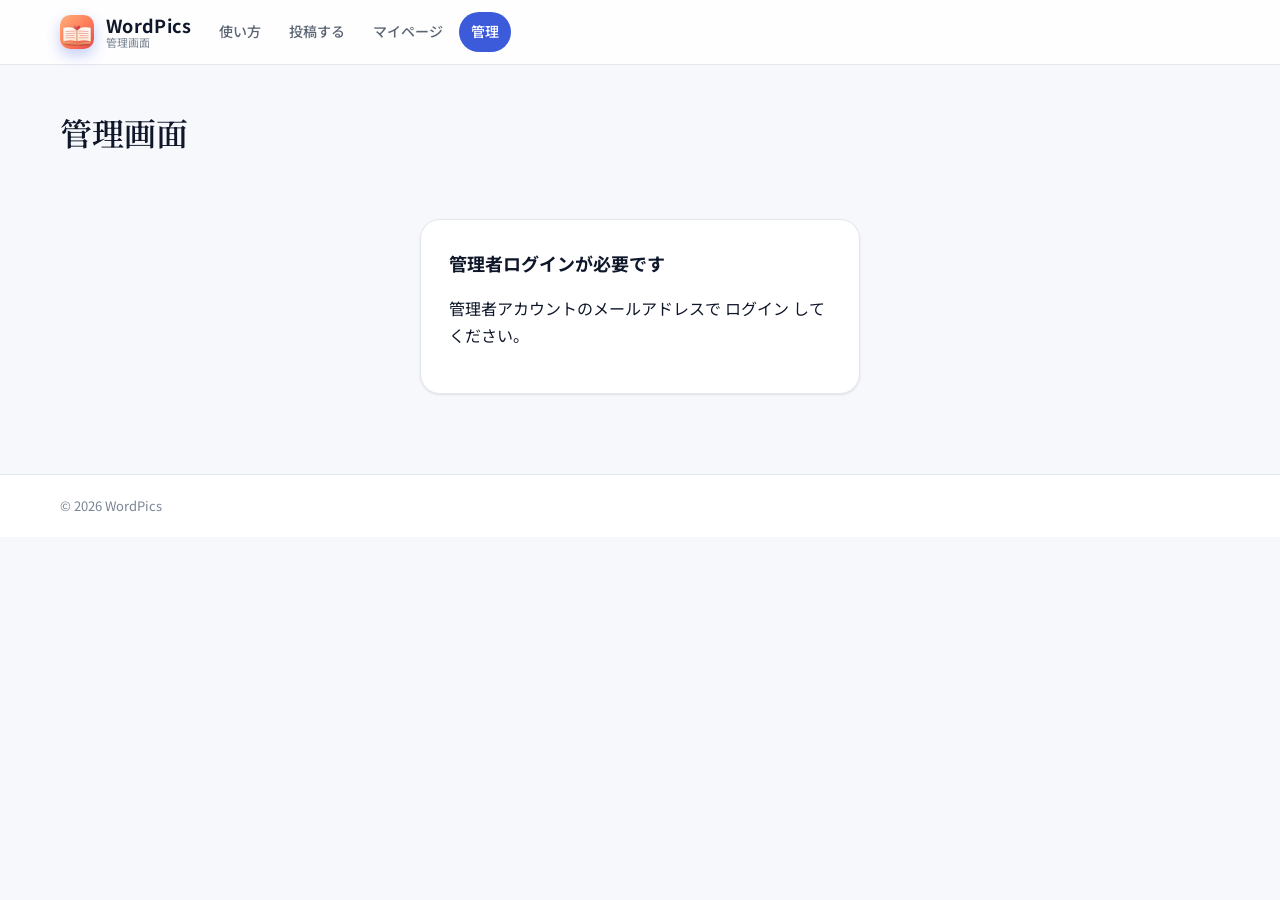
<file: admin.html>
<!doctype html>
<html lang="ja">
<head>
  <meta charset="utf-8" />
  <meta name="viewport" content="width=device-width, initial-scale=1" />
  <meta name="theme-color" content="#3b5bdb" />
  <title>管理画面 — WordPics</title>
  <link rel="icon" type="image/svg+xml" sizes="any" href="assets/favicon.svg" />
  <link rel="preconnect" href="https://fonts.googleapis.com" />
  <link rel="preconnect" href="https://fonts.gstatic.com" crossorigin />
  <link rel="stylesheet"
    href="https://fonts.googleapis.com/css2?family=Noto+Sans+JP:wght@400;500;700&family=Noto+Serif+JP:wght@400;600&display=swap" />
  <link rel="stylesheet" href="styles.css?v=20260423-5" />
</head>
<body>
  <header class="site-header">
    <div class="container header-inner">
      <a href="./" class="brand" aria-label="WordPics ホーム">
        <span class="brand-mark" aria-hidden="true"></span>
        <span class="brand-text">
          <span class="brand-title">WordPics</span>
          <span class="brand-sub">管理画面</span>
        </span>
      </a>
      <nav id="mainNavigation" class="header-nav" aria-label="メイン">
        <a class="nav-link" href="how-to-use.html">使い方</a>
        <a class="nav-link" href="submit.html">投稿する</a>
        <a class="nav-link" href="me.html">マイページ</a>
        <a class="nav-link nav-link--accent" href="admin.html">管理</a>
      </nav>
      <button
        id="menuToggle"
        class="menu-toggle"
        type="button"
        aria-expanded="false"
        aria-controls="mainNavigation"
        aria-label="メニューを開く"
      >
        <svg viewBox="0 0 24 24" aria-hidden="true">
          <path
            fill="none"
            stroke="currentColor"
            stroke-width="2"
            stroke-linecap="round"
            stroke-linejoin="round"
            d="M3 6h18M3 12h18M3 18h18"
          />
        </svg>
      </button>
    </div>
  </header>

  <main class="page">
    <div class="container">
      <h1>管理画面</h1>

      <div id="loginRequired" class="page-section auth-box" hidden>
        <h2 style="margin-top:0">管理者ログインが必要です</h2>
        <p>管理者アカウントのメールアドレスで <a href="submit.html">ログイン</a> してください。</p>
      </div>

      <div id="adminPanel" hidden>
        <div class="tabs">
          <button class="tab is-active" data-tab="submissions">
            投稿 <span id="subCount" class="tab-count">0</span>
          </button>
          <button class="tab" data-tab="reports">
            誤字報告 <span id="repCount" class="tab-count">0</span>
          </button>
        </div>

        <!-- Submissions tab -->
        <section id="tabSubmissions" class="tab-panel">
          <div class="chips" data-filter="status" role="group" style="margin-bottom: 16px">
            <button type="button" class="chip" data-value="approved">公開中</button>
            <button type="button" class="chip is-active" data-value="pending">承認待ち</button>
            <button type="button" class="chip" data-value="rejected">却下</button>
            <button type="button" class="chip" data-value="unpublished">非公開</button>
            <button type="button" class="chip" data-value="all">すべて</button>
          </div>
          <div id="subsList" class="adminlist"></div>
          <p id="subsEmpty" class="lead" hidden>対象の投稿はありません。</p>
        </section>

        <!-- Reports tab -->
        <section id="tabReports" class="tab-panel" hidden>
          <div class="chips" data-filter="rstatus" role="group" style="margin-bottom: 16px">
            <button type="button" class="chip is-active" data-value="open">未対応</button>
            <button type="button" class="chip" data-value="resolved">対応済</button>
            <button type="button" class="chip" data-value="dismissed">却下</button>
            <button type="button" class="chip" data-value="all">すべて</button>
          </div>
          <div id="repList" class="adminlist"></div>
          <p id="repEmpty" class="lead" hidden>該当する報告はありません。</p>
        </section>
      </div>
    </div>
  </main>

  <div id="editModal" class="modal" hidden aria-hidden="true" role="dialog" aria-modal="true" aria-labelledby="editModalTitle">
    <div class="modal-backdrop" data-edit-close="1"></div>
    <div class="modal-dialog admin-edit-modal-dialog" role="document">
      <button class="modal-close" type="button" aria-label="閉じる" data-edit-close="1">
        <svg viewBox="0 0 24 24" aria-hidden="true">
          <path fill="none" stroke="currentColor" stroke-width="2" stroke-linecap="round" d="M6 6l12 12M18 6L6 18"/>
        </svg>
      </button>
      <div class="admin-edit-modal-body">
        <h2 id="editModalTitle" style="margin-top:0">投稿プロパティ編集</h2>
        <p class="form-help" style="margin-top:-6px">保存すると DB と data/pics.json が同期更新されます。</p>

        <form id="editForm" class="form-grid" novalidate>
          <input type="hidden" id="editSubmissionId" />
          <div class="form-row form-row--triple">
            <div class="form-row">
              <label for="editBookAbbr">書略号</label>
              <input id="editBookAbbr" type="text" maxlength="8" required />
            </div>
            <div class="form-row">
              <label for="editChapter">章</label>
              <input id="editChapter" type="number" min="1" max="500" required />
            </div>
            <div class="form-row">
              <label for="editVerse">節</label>
              <input id="editVerse" type="text" maxlength="20" required />
            </div>
          </div>

          <div class="form-row">
            <label for="editCitationJa">引用表記</label>
            <input id="editCitationJa" type="text" maxlength="100" required />
          </div>

          <div class="form-row">
            <label for="editVerseText">御言本文</label>
            <textarea id="editVerseText" rows="4" maxlength="1000" required></textarea>
          </div>

          <div class="form-row form-row--split">
            <div class="form-row">
              <label for="editSize">サイズ</label>
              <select id="editSize" required>
                <option value="postcard">葉書</option>
                <option value="businesscard">名刺</option>
                <option value="square">スクエア</option>
              </select>
            </div>
            <div class="form-row">
              <label for="editOrientation">向き</label>
              <select id="editOrientation" required>
                <option value="landscape">横</option>
                <option value="portrait">縦</option>
                <option value="square">スクエア</option>
              </select>
            </div>
          </div>

          <div class="form-row">
            <label for="editTags">タグ（カンマ区切り）</label>
            <input id="editTags" type="text" maxlength="400" />
          </div>

          <div class="form-row">
            <label for="editNotes">メモ</label>
            <textarea id="editNotes" rows="3" maxlength="1000"></textarea>
          </div>

          <div style="display:flex; justify-content:flex-end; gap:8px">
            <button id="editCancelBtn" type="button" class="btn-ghost btn-ghost--sm" data-edit-close="1">キャンセル</button>
            <button id="editSaveBtn" type="submit" class="btn-primary btn-primary--sm">保存する</button>
          </div>
          <p id="editStatus" class="form-help" aria-live="polite"></p>
        </form>
      </div>
    </div>
  </div>

  <footer class="site-footer">
    <div class="container footer-inner">
      <span>© <span id="year"></span> WordPics</span>
    </div>
  </footer>

  <script src="header-menu.js?v=20260423-5" defer></script>
  <script src="admin.js?v=20260423-5" defer></script>
</body>
</html>
</file>
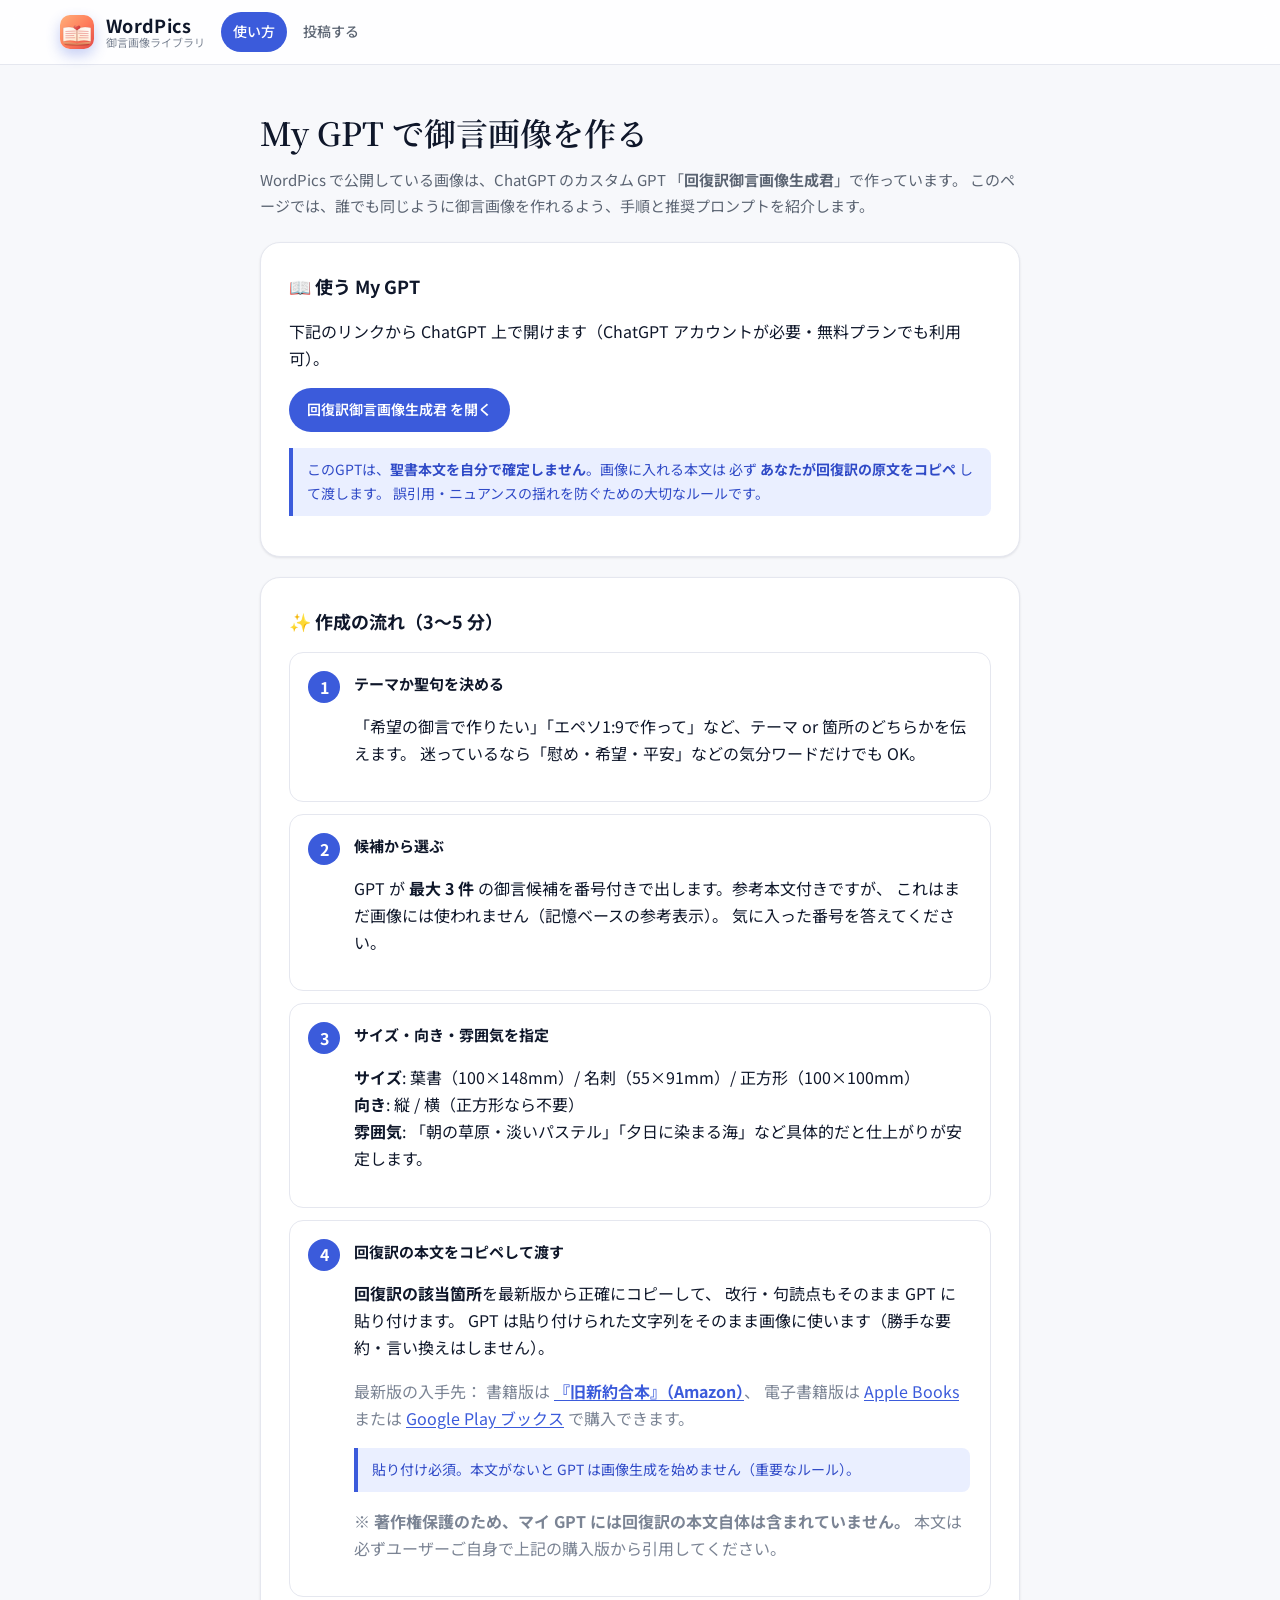
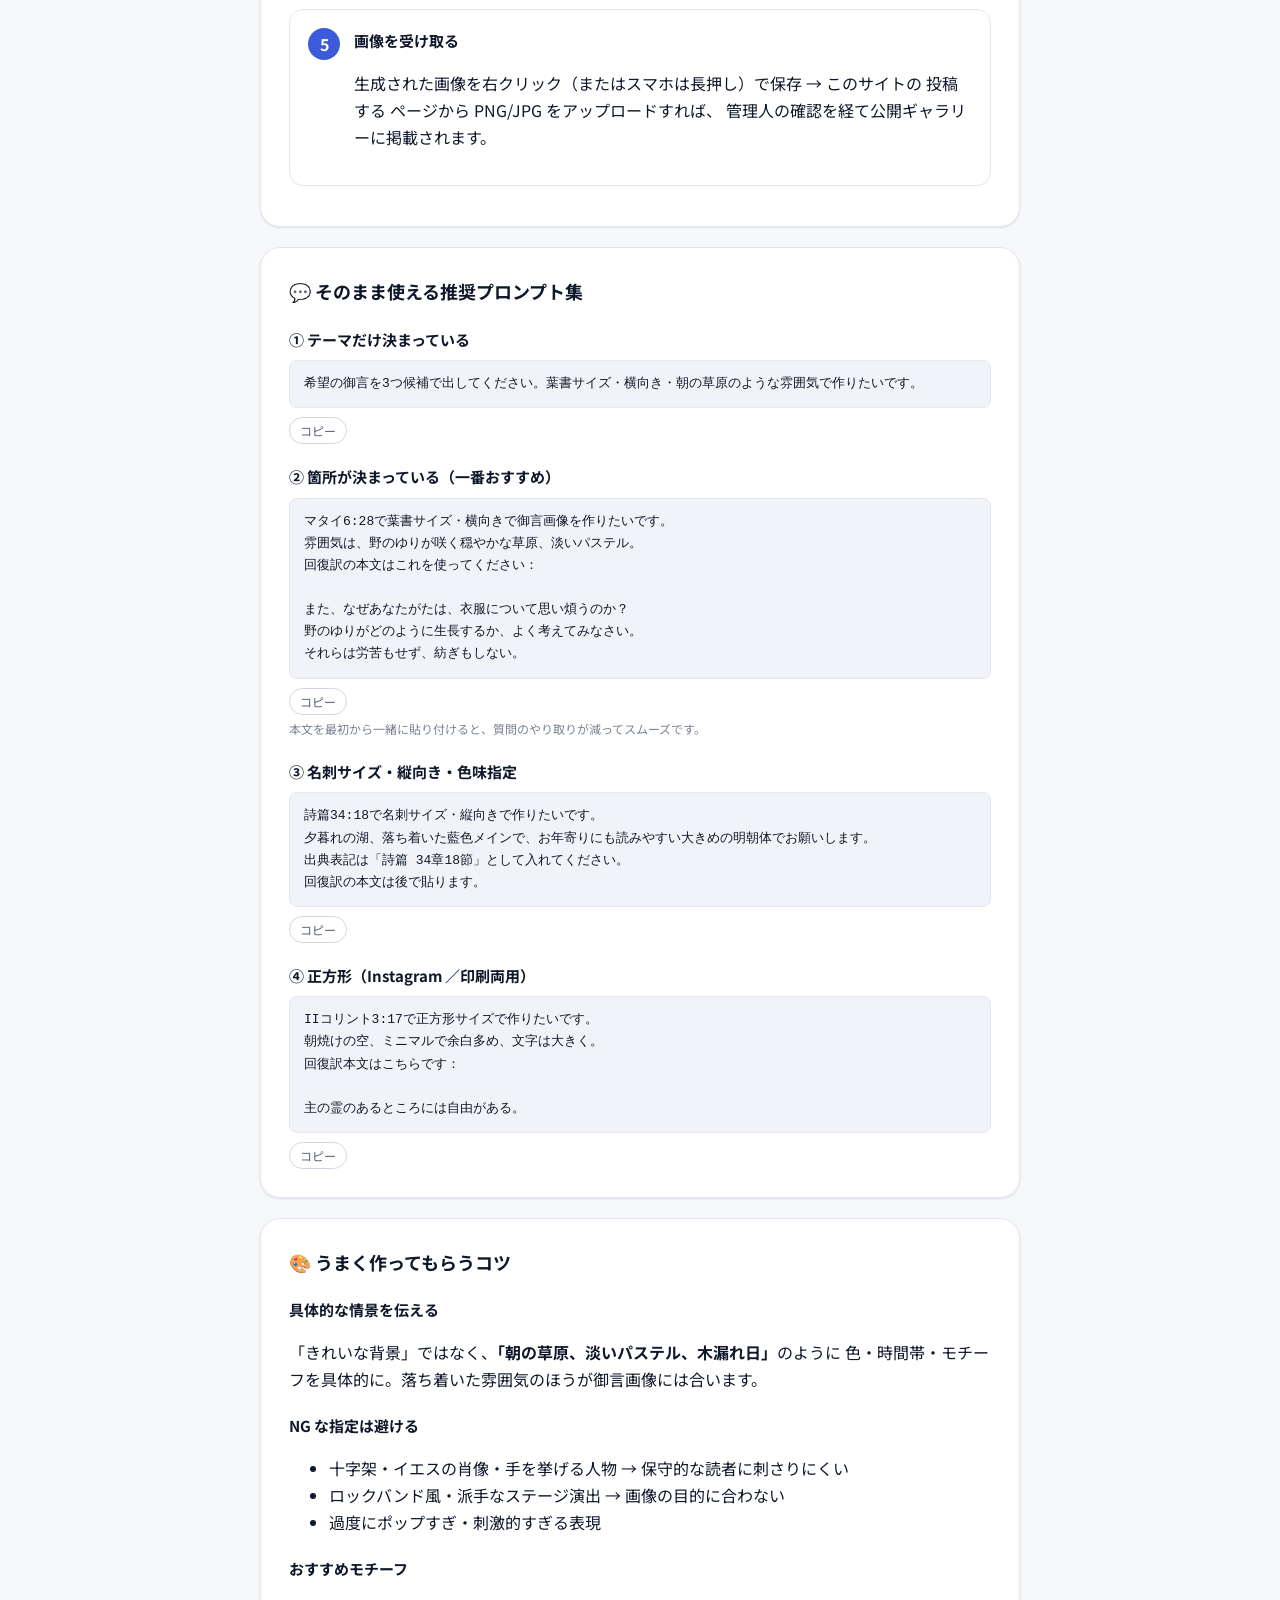
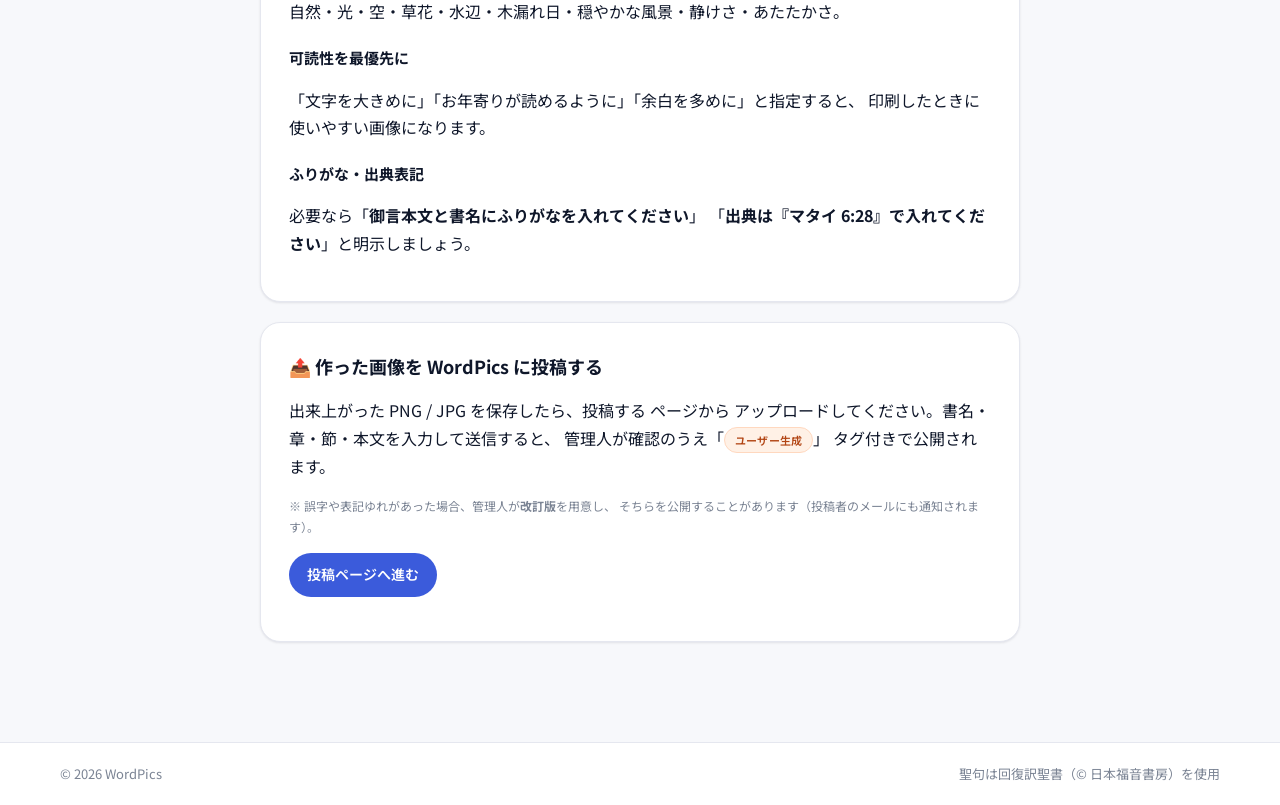
<file: how-to-use.html>
<!doctype html>
<html lang="ja">
<head>
  <meta charset="utf-8" />
  <meta name="viewport" content="width=device-width, initial-scale=1" />
  <meta name="theme-color" content="#3b5bdb" />
  <title>使い方 — My GPT で御言画像を作る</title>
  <link rel="icon" type="image/svg+xml" sizes="any" href="assets/favicon.svg" />
  <link rel="apple-touch-icon" href="assets/icon.svg" />
  <link rel="preconnect" href="https://fonts.googleapis.com" />
  <link rel="preconnect" href="https://fonts.gstatic.com" crossorigin />
  <link rel="stylesheet"
    href="https://fonts.googleapis.com/css2?family=Noto+Sans+JP:wght@400;500;700&family=Noto+Serif+JP:wght@400;600&display=swap" />
  <link rel="stylesheet" href="styles.css?v=20260423-5" />
</head>
<body>
  <header class="site-header">
    <div class="container header-inner">
      <a href="./" class="brand" aria-label="WordPics ホーム">
        <span class="brand-mark" aria-hidden="true"></span>
        <span class="brand-text">
          <span class="brand-title">WordPics</span>
          <span class="brand-sub">御言画像ライブラリ</span>
        </span>
      </a>
      <nav id="mainNavigation" class="header-nav" aria-label="メイン">
        <a class="nav-link nav-link--accent" href="how-to-use.html">使い方</a>
        <a class="nav-link" href="submit.html">投稿する</a>
        <a id="navMe" class="nav-link" href="me.html" hidden>マイページ</a>
        <a id="navAdmin" class="nav-link" href="admin.html" hidden>管理</a>
      </nav>
      <button
        id="menuToggle"
        class="menu-toggle"
        type="button"
        aria-expanded="false"
        aria-controls="mainNavigation"
        aria-label="メニューを開く"
      >
        <svg viewBox="0 0 24 24" aria-hidden="true">
          <path
            fill="none"
            stroke="currentColor"
            stroke-width="2"
            stroke-linecap="round"
            stroke-linejoin="round"
            d="M3 6h18M3 12h18M3 18h18"
          />
        </svg>
      </button>
    </div>
  </header>

  <main class="page">
    <div class="container" style="max-width: 800px">
      <h1>My GPT で御言画像を作る</h1>
      <p class="lead">
        WordPics で公開している画像は、ChatGPT のカスタム GPT 「<strong>回復訳御言画像生成君</strong>」で作っています。
        このページでは、誰でも同じように御言画像を作れるよう、手順と推奨プロンプトを紹介します。
      </p>

      <div class="page-section">
        <h2 style="margin-top:0">📖 使う My GPT</h2>
        <p>下記のリンクから ChatGPT 上で開けます（ChatGPT アカウントが必要・無料プランでも利用可）。</p>
        <p style="margin: 16px 0">
          <a class="btn-primary"
             href="https://chatgpt.com/g/g-69e8f8fc4230819185aba2cd319c309c-hui-fu-yi-yu-yan-hua-xiang-sheng-cheng-jun"
             target="_blank" rel="noopener">
            回復訳御言画像生成君 を開く
          </a>
        </p>
        <div class="callout">
          このGPTは、<strong>聖書本文を自分で確定しません</strong>。画像に入れる本文は
          必ず <strong>あなたが回復訳の原文をコピペ</strong> して渡します。
          誤引用・ニュアンスの揺れを防ぐための大切なルールです。
        </div>
      </div>

      <div class="page-section">
        <h2 style="margin-top:0">✨ 作成の流れ（3〜5 分）</h2>
        <ol class="steps">
          <li>
            <h3>テーマか聖句を決める</h3>
            <p>「希望の御言で作りたい」「エペソ1:9で作って」など、テーマ or 箇所のどちらかを伝えます。
               迷っているなら「慰め・希望・平安」などの気分ワードだけでも OK。</p>
          </li>
          <li>
            <h3>候補から選ぶ</h3>
            <p>GPT が <strong>最大 3 件</strong> の御言候補を番号付きで出します。参考本文付きですが、
               これはまだ画像には使われません（記憶ベースの参考表示）。
               気に入った番号を答えてください。</p>
          </li>
          <li>
            <h3>サイズ・向き・雰囲気を指定</h3>
            <p>
              <strong>サイズ</strong>: 葉書（100×148mm）/ 名刺（55×91mm）/ 正方形（100×100mm）<br>
              <strong>向き</strong>: 縦 / 横（正方形なら不要）<br>
              <strong>雰囲気</strong>: 「朝の草原・淡いパステル」「夕日に染まる海」など具体的だと仕上がりが安定します。
            </p>
          </li>
          <li>
            <h3>回復訳の本文をコピペして渡す</h3>
            <p>
              <strong>回復訳の該当箇所</strong>を最新版から正確にコピーして、
              改行・句読点もそのまま GPT に貼り付けます。
              GPT は貼り付けられた文字列をそのまま画像に使います（勝手な要約・言い換えはしません）。
            </p>
            <p class="muted">
              最新版の入手先：
              書籍版は <a class="text-link" href="https://amzn.asia/d/0ioAI2CP" target="_blank" rel="noopener"><strong>『旧新約合本』（Amazon）</strong></a>、
              電子書籍版は
              <a class="text-link" href="https://books.apple.com/jp/book/%E5%9B%9E%E5%BE%A9%E8%A8%B3%E8%81%96%E6%9B%B8/id1318644572" target="_blank" rel="noopener">Apple Books</a>
              または
              <a class="text-link" href="https://play.google.com/store/books/details/JGW%E6%97%A5%E6%9C%AC%E7%A6%8F%E9%9F%B3%E6%9B%B8%E6%88%BF_%E8%81%96%E6%9B%B8_%E5%9B%9E%E5%BE%A9%E8%A8%B3?id=wpU7EAAAQBAJ&amp;hl=ja" target="_blank" rel="noopener">Google Play ブックス</a>
              で購入できます。
            </p>
            <div class="callout">
              貼り付け必須。本文がないと GPT は画像生成を始めません（重要なルール）。
            </div>
            <p class="muted">
              ※ <strong>著作権保護のため、マイ GPT には回復訳の本文自体は含まれていません。</strong>
              本文は必ずユーザーご自身で上記の購入版から引用してください。
            </p>
          </li>
          <li>
            <h3>画像を受け取る</h3>
            <p>
              生成された画像を右クリック（またはスマホは長押し）で保存 → このサイトの
              <a href="submit.html">投稿する</a> ページから PNG/JPG をアップロードすれば、
              管理人の確認を経て公開ギャラリーに掲載されます。
            </p>
          </li>
        </ol>
      </div>

      <div class="page-section">
        <h2 style="margin-top:0">💬 そのまま使える推奨プロンプト集</h2>

        <h3>① テーマだけ決まっている</h3>
        <div class="prompt-example" data-copy="1">希望の御言を3つ候補で出してください。葉書サイズ・横向き・朝の草原のような雰囲気で作りたいです。</div>
        <button type="button" class="copy-btn" data-copy-target="prev">コピー</button>

        <h3>② 箇所が決まっている（一番おすすめ）</h3>
        <div class="prompt-example" data-copy="1">マタイ6:28で葉書サイズ・横向きで御言画像を作りたいです。
雰囲気は、野のゆりが咲く穏やかな草原、淡いパステル。
回復訳の本文はこれを使ってください：

また、なぜあなたがたは、衣服について思い煩うのか？
野のゆりがどのように生長するか、よく考えてみなさい。
それらは労苦もせず、紡ぎもしない。</div>
        <button type="button" class="copy-btn" data-copy-target="prev">コピー</button>
        <p class="form-help">
          本文を最初から一緒に貼り付けると、質問のやり取りが減ってスムーズです。
        </p>

        <h3>③ 名刺サイズ・縦向き・色味指定</h3>
        <div class="prompt-example" data-copy="1">詩篇34:18で名刺サイズ・縦向きで作りたいです。
夕暮れの湖、落ち着いた藍色メインで、お年寄りにも読みやすい大きめの明朝体でお願いします。
出典表記は「詩篇 34章18節」として入れてください。
回復訳の本文は後で貼ります。</div>
        <button type="button" class="copy-btn" data-copy-target="prev">コピー</button>

        <h3>④ 正方形（Instagram ／印刷両用）</h3>
        <div class="prompt-example" data-copy="1">IIコリント3:17で正方形サイズで作りたいです。
朝焼けの空、ミニマルで余白多め、文字は大きく。
回復訳本文はこちらです：

主の霊のあるところには自由がある。</div>
        <button type="button" class="copy-btn" data-copy-target="prev">コピー</button>
      </div>

      <div class="page-section">
        <h2 style="margin-top:0">🎨 うまく作ってもらうコツ</h2>

        <h3>具体的な情景を伝える</h3>
        <p>「きれいな背景」ではなく、<strong>「朝の草原、淡いパステル、木漏れ日」</strong>のように
           色・時間帯・モチーフを具体的に。落ち着いた雰囲気のほうが御言画像には合います。</p>

        <h3>NG な指定は避ける</h3>
        <ul>
          <li>十字架・イエスの肖像・手を挙げる人物 → 保守的な読者に刺さりにくい</li>
          <li>ロックバンド風・派手なステージ演出 → 画像の目的に合わない</li>
          <li>過度にポップすぎ・刺激的すぎる表現</li>
        </ul>

        <h3>おすすめモチーフ</h3>
        <p>自然・光・空・草花・水辺・木漏れ日・穏やかな風景・静けさ・あたたかさ。</p>

        <h3>可読性を最優先に</h3>
        <p>「文字を大きめに」「お年寄りが読めるように」「余白を多めに」と指定すると、
           印刷したときに使いやすい画像になります。</p>

        <h3>ふりがな・出典表記</h3>
        <p>必要なら「<strong>御言本文と書名にふりがなを入れてください</strong>」
           「<strong>出典は『マタイ 6:28』で入れてください</strong>」と明示しましょう。</p>
      </div>

      <div class="page-section">
        <h2 style="margin-top:0">📤 作った画像を WordPics に投稿する</h2>
        <p>
          出来上がった PNG / JPG を保存したら、<a href="submit.html">投稿する</a> ページから
          アップロードしてください。書名・章・節・本文を入力して送信すると、
          管理人が確認のうえ「<span class="badge badge--user" style="display:inline-flex">ユーザー生成</span>」
          タグ付きで公開されます。
        </p>
        <p class="form-help">
          ※ 誤字や表記ゆれがあった場合、管理人が<strong>改訂版</strong>を用意し、
          そちらを公開することがあります（投稿者のメールにも通知されます）。
        </p>
        <p style="margin-top: 16px">
          <a class="btn-primary" href="submit.html">投稿ページへ進む</a>
        </p>
      </div>
    </div>
  </main>

  <footer class="site-footer">
    <div class="container footer-inner">
      <span>© <span id="year"></span> WordPics</span>
      <span class="muted">聖句は回復訳聖書（© 日本福音書房）を使用</span>
    </div>
  </footer>

  <script src="header-menu.js?v=20260423-5" defer></script>
  <script>
    document.getElementById("year").textContent = new Date().getFullYear();
    // Copy to clipboard
    document.querySelectorAll(".copy-btn").forEach((btn) => {
      btn.addEventListener("click", async () => {
        const prev = btn.previousElementSibling;
        if (!prev || !prev.classList.contains("prompt-example")) return;
        try {
          await navigator.clipboard.writeText(prev.textContent.trim());
          const orig = btn.textContent;
          btn.textContent = "コピーしました";
          setTimeout(() => { btn.textContent = orig; }, 1400);
        } catch (e) {
          btn.textContent = "コピー失敗";
        }
      });
    });
  </script>
</body>
</html>
</file>
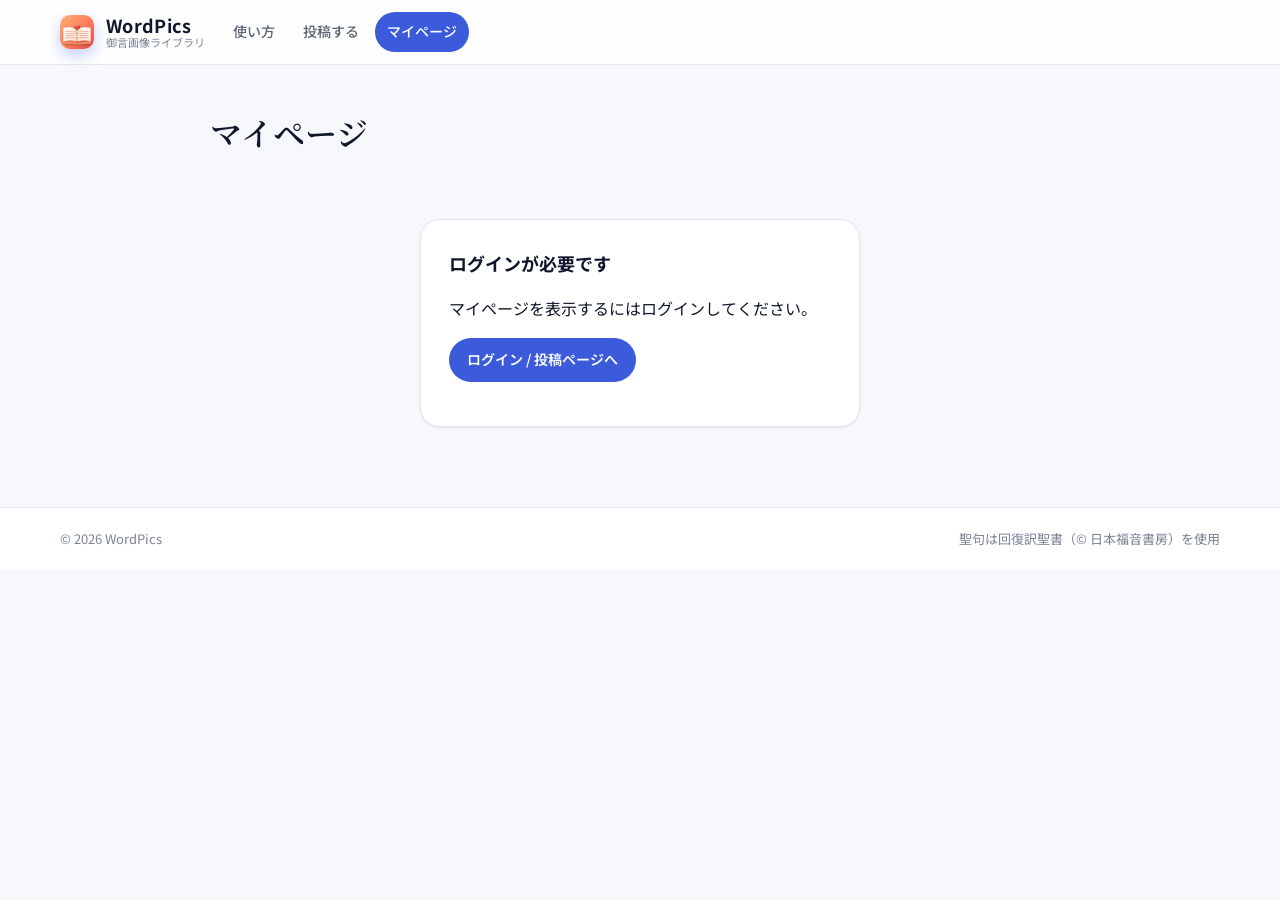
<file: me.html>
<!doctype html>
<html lang="ja">
<head>
  <meta charset="utf-8" />
  <meta name="viewport" content="width=device-width, initial-scale=1" />
  <meta name="theme-color" content="#3b5bdb" />
  <title>マイページ — WordPics</title>
  <link rel="icon" type="image/svg+xml" sizes="any" href="assets/favicon.svg" />
  <link rel="apple-touch-icon" href="assets/icon.svg" />
  <link rel="preconnect" href="https://fonts.googleapis.com" />
  <link rel="preconnect" href="https://fonts.gstatic.com" crossorigin />
  <link rel="stylesheet"
    href="https://fonts.googleapis.com/css2?family=Noto+Sans+JP:wght@400;500;700&family=Noto+Serif+JP:wght@400;600&display=swap" />
  <link rel="stylesheet" href="styles.css?v=20260423-5" />
</head>
<body>
  <header class="site-header">
    <div class="container header-inner">
      <a href="./" class="brand" aria-label="WordPics ホーム">
        <span class="brand-mark" aria-hidden="true"></span>
        <span class="brand-text">
          <span class="brand-title">WordPics</span>
          <span class="brand-sub">御言画像ライブラリ</span>
        </span>
      </a>
      <nav id="mainNavigation" class="header-nav" aria-label="メイン">
        <a class="nav-link" href="how-to-use.html">使い方</a>
        <a class="nav-link" href="submit.html">投稿する</a>
        <a class="nav-link nav-link--accent" href="me.html">マイページ</a>
        <a id="navAdmin" class="nav-link" href="admin.html" hidden>管理</a>
      </nav>
      <button
        id="menuToggle"
        class="menu-toggle"
        type="button"
        aria-expanded="false"
        aria-controls="mainNavigation"
        aria-label="メニューを開く"
      >
        <svg viewBox="0 0 24 24" aria-hidden="true">
          <path
            fill="none"
            stroke="currentColor"
            stroke-width="2"
            stroke-linecap="round"
            stroke-linejoin="round"
            d="M3 6h18M3 12h18M3 18h18"
          />
        </svg>
      </button>
    </div>
  </header>

  <main class="page">
    <div class="container" style="max-width: 900px">
      <h1>マイページ</h1>

      <div id="notLoggedIn" class="page-section auth-box" hidden>
        <h2 style="margin-top:0">ログインが必要です</h2>
        <p>マイページを表示するにはログインしてください。</p>
        <p style="margin-top: 16px">
          <a class="btn-primary" href="submit.html">ログイン / 投稿ページへ</a>
        </p>
      </div>

      <section id="mePanel" class="page-section" hidden>
        <div style="display:flex; align-items:center; justify-content:space-between; gap: 12px; margin-bottom: 16px">
          <div>
            <span style="font-size: 13px; color: var(--text-muted)">ログイン中:</span>
            <strong id="userEmail"></strong>
          </div>
          <button id="logoutBtn" type="button" class="btn-ghost btn-ghost--sm">ログアウト</button>
        </div>

        <h2 style="margin-top: 8px">これまでの投稿</h2>
        <div id="submissionsList" class="adminlist"></div>

        <div id="emptyState" class="empty-state" hidden>
          <p>まだ投稿がありません。</p>
          <a class="btn-primary" href="submit.html">最初の投稿をする</a>
        </div>
      </section>
    </div>
  </main>

  <footer class="site-footer">
    <div class="container footer-inner">
      <span>© <span id="year"></span> WordPics</span>
      <span class="muted">聖句は回復訳聖書（© 日本福音書房）を使用</span>
    </div>
  </footer>

  <script src="header-menu.js?v=20260423-5" defer></script>
  <script>
  (async () => {
    const $ = (s) => document.querySelector(s);
    const esc = (s) => String(s).replace(/&/g,"&amp;").replace(/</g,"&lt;").replace(/>/g,"&gt;").replace(/"/g,"&quot;").replace(/'/g,"&#039;");
    $("#year").textContent = new Date().getFullYear();

    const meRes = await fetch("/api/auth/me.php", { credentials: "same-origin" });
    const meJson = await meRes.json().catch(() => ({}));
    if (!meJson.user) {
      $("#notLoggedIn").hidden = false;
      return;
    }
    $("#userEmail").textContent = meJson.user.email;
    if (meJson.user.is_admin) $("#navAdmin").hidden = false;
    $("#mePanel").hidden = false;

    $("#logoutBtn").addEventListener("click", async () => {
      await fetch("/api/auth/logout.php", { method: "POST", credentials: "same-origin" });
      location.href = "/";
    });

    const res = await fetch("/api/me/submissions.php", { credentials: "same-origin" });
    const data = await res.json().catch(() => ({ submissions: [] }));
    const items = data.submissions || [];

    if (items.length === 0) {
      $("#emptyState").hidden = false;
      return;
    }

    const STATUS_LABEL = { pending: "承認待ち", approved: "公開中", rejected: "却下", unpublished: "非公開" };

    $("#submissionsList").innerHTML = items.map((s) => {
      const statusClass = `is-${s.status}`;
      const rejected = s.status === "rejected" && s.rejectionReason
        ? `<p class="sub" style="color:#b42318">却下理由: ${esc(s.rejectionReason)}</p>`
        : "";
      const revised = s.revised_file
        ? `<p class="sub">🎨 管理者が改訂版を公開中</p>` : "";
      return `
        <article class="adminitem">
          <div class="thumb"><img src="${esc(s.file)}" alt="" loading="lazy"></div>
          <div class="meta">
            <div class="citation">${esc(s.citationJa)}</div>
            <p class="verse">${esc(s.verseText)}</p>
            <p class="sub">
              <span class="pill ${statusClass}">${esc(STATUS_LABEL[s.status] || s.status)}</span>
              <span> ${esc(s.size)} / ${esc(s.orientation)}</span>
              <span> · ${esc(s.createdAt)}</span>
            </p>
            ${revised}
            ${rejected}
          </div>
          <div class="actions">
            <a class="btn-ghost" href="${esc(s.file)}" target="_blank" rel="noopener">プレビュー</a>
            ${s.revised_file ? `<a class="btn-ghost" href="${esc(s.original_file)}" target="_blank" rel="noopener">原本を見る</a>` : ""}
          </div>
        </article>`;
    }).join("");
  })();
  </script>
</body>
</html>
</file>
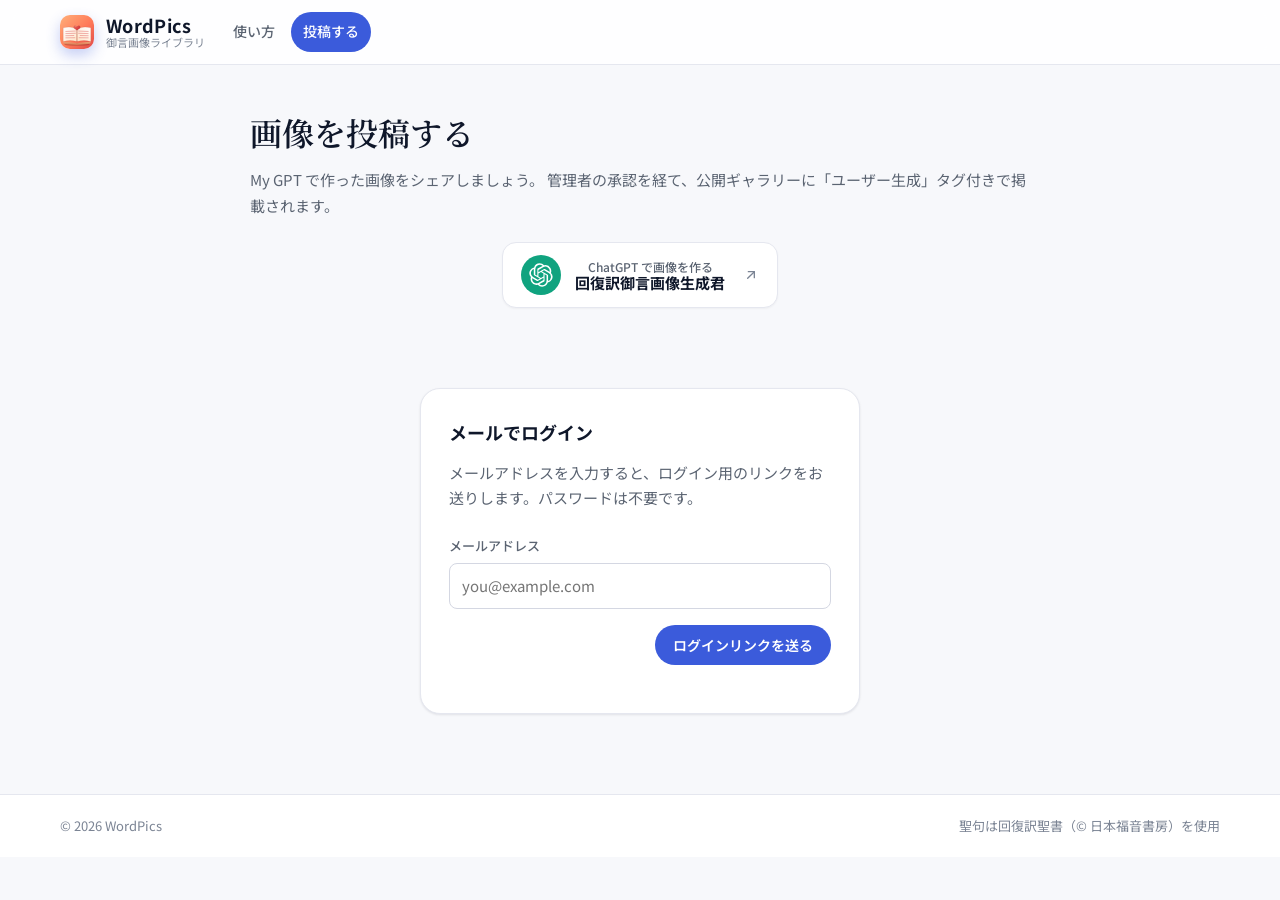
<file: submit.html>
<!doctype html>
<html lang="ja">
<head>
  <meta charset="utf-8" />
  <meta name="viewport" content="width=device-width, initial-scale=1" />
  <meta name="theme-color" content="#3b5bdb" />
  <title>投稿する — WordPics</title>
  <link rel="icon" type="image/svg+xml" sizes="any" href="assets/favicon.svg" />
  <link rel="apple-touch-icon" href="assets/icon.svg" />
  <link rel="preconnect" href="https://fonts.googleapis.com" />
  <link rel="preconnect" href="https://fonts.gstatic.com" crossorigin />
  <link rel="stylesheet"
    href="https://fonts.googleapis.com/css2?family=Noto+Sans+JP:wght@400;500;700&family=Noto+Serif+JP:wght@400;600&display=swap" />
  <link rel="stylesheet" href="styles.css?v=20260423-5" />
</head>
<body>
  <header class="site-header">
    <div class="container header-inner">
      <a href="./" class="brand" aria-label="WordPics ホーム">
        <span class="brand-mark" aria-hidden="true"></span>
        <span class="brand-text">
          <span class="brand-title">WordPics</span>
          <span class="brand-sub">御言画像ライブラリ</span>
        </span>
      </a>
      <nav id="mainNavigation" class="header-nav" aria-label="メイン">
        <a class="nav-link" href="how-to-use.html">使い方</a>
        <a class="nav-link nav-link--accent" href="submit.html">投稿する</a>
        <a id="navMe" class="nav-link" href="me.html" hidden>マイページ</a>
        <a id="navAdmin" class="nav-link" href="admin.html" hidden>管理</a>
      </nav>
      <button
        id="menuToggle"
        class="menu-toggle"
        type="button"
        aria-expanded="false"
        aria-controls="mainNavigation"
        aria-label="メニューを開く"
      >
        <svg viewBox="0 0 24 24" aria-hidden="true">
          <path
            fill="none"
            stroke="currentColor"
            stroke-width="2"
            stroke-linecap="round"
            stroke-linejoin="round"
            d="M3 6h18M3 12h18M3 18h18"
          />
        </svg>
      </button>
    </div>
  </header>

  <main class="page">
    <div class="container" style="max-width: 820px">
      <h1>画像を投稿する</h1>
      <p class="lead">
        My GPT で作った画像をシェアしましょう。
        管理者の承認を経て、公開ギャラリーに「ユーザー生成」タグ付きで掲載されます。
      </p>
      <div style="text-align: center">
      <a class="btn-gpt"
         href="https://chatgpt.com/g/g-69e8f8fc4230819185aba2cd319c309c-hui-fu-yi-yu-yan-hua-xiang-sheng-cheng-jun"
         target="_blank" rel="noopener">
        <span class="btn-gpt__icon" aria-hidden="true">
          <svg viewBox="0 0 41 41" xmlns="http://www.w3.org/2000/svg" focusable="false">
            <path fill="currentColor" d="M37.532 16.87a9.963 9.963 0 0 0-.856-8.184 10.078 10.078 0 0 0-10.855-4.835A9.964 9.964 0 0 0 18.306.5a10.079 10.079 0 0 0-9.614 6.977 9.967 9.967 0 0 0-6.664 4.834 10.08 10.08 0 0 0 1.24 11.817 9.965 9.965 0 0 0 .856 8.185 10.079 10.079 0 0 0 10.855 4.835 9.965 9.965 0 0 0 7.516 3.35 10.078 10.078 0 0 0 9.617-6.981 9.967 9.967 0 0 0 6.663-4.834 10.079 10.079 0 0 0-1.243-11.813zM22.498 37.886a7.474 7.474 0 0 1-4.799-1.735c.061-.033.168-.091.237-.134l7.964-4.6a1.294 1.294 0 0 0 .655-1.134V19.054l3.366 1.944a.12.12 0 0 1 .066.092v9.299a7.505 7.505 0 0 1-7.49 7.496zM6.392 31.006a7.471 7.471 0 0 1-.894-5.023c.06.036.162.099.237.141l7.964 4.6a1.297 1.297 0 0 0 1.308 0l9.724-5.614v3.888a.12.12 0 0 1-.049.103l-8.051 4.649a7.504 7.504 0 0 1-10.239-2.744zM4.297 13.62A7.469 7.469 0 0 1 8.2 10.333c0 .068-.004.19-.004.274v9.201a1.294 1.294 0 0 0 .654 1.132l9.723 5.614-3.366 1.944a.12.12 0 0 1-.114.01L7.04 23.856a7.504 7.504 0 0 1-2.743-10.237zm27.658 6.437l-9.724-5.615 3.367-1.943a.121.121 0 0 1 .113-.01l8.052 4.648a7.498 7.498 0 0 1-1.158 13.528v-9.476a1.293 1.293 0 0 0-.65-1.132zm3.35-5.043c-.059-.037-.162-.099-.236-.141l-7.965-4.6a1.298 1.298 0 0 0-1.308 0l-9.723 5.614v-3.888a.12.12 0 0 1 .048-.103l8.052-4.645a7.497 7.497 0 0 1 11.132 7.763zm-21.077 6.929l-3.367-1.944a.12.12 0 0 1-.065-.092v-9.299a7.497 7.497 0 0 1 12.293-5.756 6.94 6.94 0 0 0-.236.134l-7.965 4.6a1.294 1.294 0 0 0-.654 1.132l-.006 11.225zm1.829-3.943l4.33-2.501 4.332 2.5v5l-4.331 2.5-4.331-2.5V17.98z"/>
          </svg>
        </span>
        <span class="btn-gpt__text">
          <span class="btn-gpt__sub">ChatGPT で画像を作る</span>
          <span class="btn-gpt__title">回復訳御言画像生成君</span>
        </span>
        <svg class="btn-gpt__arrow" aria-hidden="true" viewBox="0 0 24 24" fill="none" stroke="currentColor" stroke-width="2" stroke-linecap="round" stroke-linejoin="round">
          <path d="M7 17L17 7"/>
          <path d="M8 7h9v9"/>
        </svg>
      </a>
      </div>

      <div id="banner" class="banner" hidden></div>

      <!-- ===== 未ログイン ===== -->
      <section id="loginSection" class="page-section auth-box" hidden>
        <h2 style="margin-top: 0">メールでログイン</h2>
        <p class="lead">
          メールアドレスを入力すると、ログイン用のリンクをお送りします。パスワードは不要です。
        </p>
        <div class="form-grid">
          <div class="form-row">
            <label for="loginEmail">メールアドレス</label>
            <input id="loginEmail" type="email" required placeholder="you@example.com" autocomplete="email" />
          </div>
          <div style="display: flex; justify-content: flex-end">
            <button id="loginSubmit" type="button" class="btn-primary">ログインリンクを送る</button>
          </div>
          <p id="loginStatus" class="form-help"></p>
        </div>
      </section>

      <!-- ===== ログイン済 ===== -->
      <section id="formSection" class="page-section" hidden>
        <div style="display: flex; align-items: center; justify-content: space-between; gap: 12px; margin-bottom: 16px">
          <div>
            <span style="font-size: 13px; color: var(--text-muted)">ログイン中:</span>
            <strong id="userEmail"></strong>
          </div>
          <button id="logoutBtn" type="button" class="btn-ghost btn-ghost--sm">ログアウト</button>
        </div>

        <form id="submitForm" class="form-grid" novalidate>
          <div class="form-row">
            <label>画像ファイル（PNG または JPG）</label>
            <label class="file-drop" id="fileDrop">
              <input id="fileInput" type="file" name="image" accept="image/png,image/jpeg" required />
              <div class="file-drop-hint">
                <p style="margin: 0 0 6px"><strong>クリックして画像を選択</strong></p>
                <p style="margin: 0; font-size: 13px">または画像をここにドラッグ＆ドロップ</p>
                <p style="margin: 6px 0 0; font-size: 12px; color: var(--text-soft)">PNG / JPG・最大 10MB</p>
              </div>
              <div class="file-drop-preview">
                <img id="filePreview" alt="プレビュー" />
                <p id="fileInfo" style="margin: 8px 0 0; font-size: 13px; color: var(--text-muted)"></p>
              </div>
            </label>
          </div>

          <div class="form-row form-row--triple">
            <div class="form-row">
              <label for="bookSelect">書</label>
              <select id="bookSelect" required>
                <option value="">選択してください</option>
              </select>
            </div>
            <div class="form-row">
              <label for="chapterInput">章</label>
              <input id="chapterInput" type="number" min="1" max="200" required />
            </div>
            <div class="form-row">
              <label for="verseInput">節</label>
              <input id="verseInput" type="text" placeholder="例: 3 または 3-5" required maxlength="20" />
            </div>
          </div>

          <div class="form-row">
            <label for="citationInput">引用表記</label>
            <input id="citationInput" type="text" required maxlength="100"
                   placeholder="例: ローマ人への手紙 12章2節" />
            <p class="form-help">書・章・節を選ぶと自動で入ります（編集可）。</p>
          </div>

          <div class="form-row">
            <label for="verseTextInput">御言本文（回復訳）</label>
            <textarea id="verseTextInput" rows="4" required maxlength="1000"
                      placeholder="回復訳の本文をそのままコピーしてください。"></textarea>
            <p class="form-help">意訳・要約ではなく、回復訳聖書の原文を正確にお願いします。</p>
          </div>

          <div class="form-row form-row--split">
            <div class="form-row">
              <label for="sizeSelect">サイズ</label>
              <select id="sizeSelect" required>
                <option value="postcard">葉書サイズ（148×100mm／横長）</option>
                <option value="businesscard">名刺サイズ（91×55mm／横長）</option>
                <option value="square">スクエア（SNS投稿向け／正方形）</option>
              </select>
            </div>
            <div class="form-row">
              <label for="tagsInput">タグ（カンマ区切り）</label>
              <input id="tagsInput" type="text" placeholder="例: 希望, 光, 朝日" maxlength="200" />
            </div>
          </div>

          <div class="form-row">
            <label for="notesInput">メモ（管理者への補足・任意）</label>
            <textarea id="notesInput" rows="2" maxlength="1000"
                      placeholder="例: 「愛」がテーマで、結婚式に使いました。"></textarea>
          </div>

          <div style="display: flex; justify-content: flex-end; gap: 8px; margin-top: 8px">
            <a class="btn-ghost" href="./">キャンセル</a>
            <button id="submitBtn" type="submit" class="btn-primary">投稿する</button>
          </div>
          <p id="submitStatus" class="form-help"></p>
        </form>
      </section>

      <!-- ===== 投稿完了 ===== -->
      <section id="doneSection" class="page-section" hidden>
        <h2 style="margin-top: 0">ご投稿ありがとうございました</h2>
        <p>
          投稿を受け付けました。管理者が確認のうえ公開します。<br>
          状況は <a href="me.html">マイページ</a> からいつでも確認できます。
        </p>
        <div style="display: flex; gap: 8px; margin-top: 16px">
          <a class="btn-primary" href="./">ギャラリーを見る</a>
          <a class="btn-ghost" href="#" id="submitAnotherBtn">もう一枚投稿する</a>
        </div>
      </section>
    </div>
  </main>

  <footer class="site-footer">
    <div class="container footer-inner">
      <span>© <span id="year"></span> WordPics</span>
      <span class="muted">聖句は回復訳聖書（© 日本福音書房）を使用</span>
    </div>
  </footer>

  <script src="header-menu.js?v=20260423-5" defer></script>
  <script src="submit.js?v=20260423-5" defer></script>
</body>
</html>
</file>
<file: styles.css>
/* ========== Design tokens ========== */
:root {
  --bg: #f7f8fb;
  --surface: #ffffff;
  --surface-2: #f1f3f8;
  --border: #e5e7ef;
  --border-strong: #d4d7e2;
  --text: #0f172a;
  --text-muted: #5b6472;
  --text-soft: #7b8494;
  --accent: #3b5bdb;
  --accent-strong: #2f4ac7;
  --accent-soft: #eaefff;
  --shadow-sm: 0 1px 2px rgba(15, 23, 42, 0.04), 0 1px 3px rgba(15, 23, 42, 0.06);
  --shadow-md: 0 6px 20px rgba(15, 23, 42, 0.08);
  --shadow-lg: 0 24px 60px rgba(15, 23, 42, 0.25);
  --radius-sm: 8px;
  --radius: 14px;
  --radius-lg: 20px;
  --container: 1200px;
  --ff-sans: "Noto Sans JP", system-ui, -apple-system, "Segoe UI", Roboto, "Hiragino Kaku Gothic ProN", "Yu Gothic", Meiryo, sans-serif;
  --ff-serif: "Noto Serif JP", "Hiragino Mincho ProN", "Yu Mincho", serif;
}

@media (prefers-color-scheme: dark) {
  :root {
    --bg: #0b1020;
    --surface: #121832;
    --surface-2: #171d38;
    --border: #242c4e;
    --border-strong: #2f3861;
    --text: #e8ecf6;
    --text-muted: #a7afc4;
    --text-soft: #828aa0;
    --accent: #8aa4ff;
    --accent-strong: #a9bcff;
    --accent-soft: #1c2450;
    --shadow-sm: 0 1px 2px rgba(0, 0, 0, 0.3);
    --shadow-md: 0 10px 30px rgba(0, 0, 0, 0.4);
    --shadow-lg: 0 30px 80px rgba(0, 0, 0, 0.55);
  }
}

/* ========== Base ========== */
*, *::before, *::after { box-sizing: border-box; }
html { scroll-behavior: smooth; }
body {
  margin: 0;
  background: var(--bg);
  color: var(--text);
  font-family: var(--ff-sans);
  font-size: 16px;
  line-height: 1.7;
  -webkit-font-smoothing: antialiased;
  -moz-osx-font-smoothing: grayscale;
}
img { max-width: 100%; display: block; }
a { color: inherit; text-decoration: none; }
button { font-family: inherit; cursor: pointer; }

.container {
  width: 100%;
  max-width: var(--container);
  margin: 0 auto;
  padding: 0 20px;
}

.sp-only { display: none; }
@media (max-width: 640px) { .sp-only { display: inline; } }

/* ========== Header ========== */
.site-header {
  position: sticky;
  top: 0;
  z-index: 20;
  background: color-mix(in srgb, var(--surface) 85%, transparent);
  backdrop-filter: saturate(1.2) blur(10px);
  -webkit-backdrop-filter: saturate(1.2) blur(10px);
  border-bottom: 1px solid var(--border);
}
.header-inner {
  position: relative;
  display: flex;
  align-items: center;
  gap: 16px;
  height: 64px;
}
.brand { display: flex; align-items: center; gap: 12px; flex-shrink: 0; }
.brand-mark {
  width: 34px; height: 34px; border-radius: 10px;
  background: url("assets/icon.svg") center / cover no-repeat;
  box-shadow: 0 6px 14px rgba(59, 91, 219, 0.3);
  flex-shrink: 0;
}
.brand-text { display: flex; flex-direction: column; line-height: 1.1; }
.brand-title { font-weight: 700; font-size: 18px; letter-spacing: 0.02em; }
.brand-sub { font-size: 11px; color: var(--text-soft); }

/* Header search takes the middle flex space, squeezing on mobile */
.header-search {
  flex: 1;
  min-width: 0;
  max-width: 520px;
  margin-left: auto;
}
.header-search input {
  height: 40px;
  font-size: 14px;
}
@media (max-width: 640px) {
  .header-search { margin-left: 8px; }
  .brand-sub { display: none; }
}

/* Global filter trigger in the header (desktop: labeled pill, mobile: icon-only) */
.filter-toggle-header {
  position: relative;
  display: inline-flex;
  align-items: center;
  gap: 8px;
  height: 40px;
  padding: 0 14px;
  border-radius: 999px;
  background: var(--surface);
  color: var(--text);
  border: 1px solid var(--border);
  font-weight: 500;
  font-size: 14px;
  box-shadow: var(--shadow-sm);
  transition: background 120ms, border-color 120ms, color 120ms;
}
.filter-toggle-header svg { width: 18px; height: 18px; }
.filter-toggle-header:hover { border-color: var(--border-strong); }
.filter-toggle-header[aria-expanded="true"] {
  background: var(--accent-soft);
  border-color: color-mix(in srgb, var(--accent) 40%, var(--border));
  color: var(--accent-strong);
}
@media (max-width: 720px) {
  .filter-toggle-header {
    width: 40px;
    padding: 0;
    justify-content: center;
  }
  .filter-toggle-header .filter-toggle-label { display: none; }
  .filter-toggle-header .filter-count {
    position: absolute; top: -4px; right: -4px;
  }
}

/* ========== Hero ========== */
.hero {
  padding: 72px 0 40px;
  background:
    radial-gradient(1000px 400px at 80% -10%, rgba(99, 126, 250, 0.15), transparent 60%),
    radial-gradient(800px 300px at 10% 10%, rgba(149, 176, 255, 0.18), transparent 60%);
}
.hero h1 {
  font-family: var(--ff-serif);
  font-size: clamp(28px, 4.2vw, 44px);
  font-weight: 600;
  letter-spacing: 0.01em;
  margin: 0 0 16px;
  line-height: 1.35;
}
.hero-lead { color: var(--text-muted); margin: 0 0 24px; }
.hero-stats {
  display: flex; gap: 16px; flex-wrap: wrap;
  color: var(--text-soft); font-size: 13px;
}
.hero-stats .pill {
  padding: 6px 12px; border-radius: 999px;
  background: var(--surface); border: 1px solid var(--border);
  box-shadow: var(--shadow-sm);
}
@media (max-width: 640px) {
  .hero-stats {
    flex-wrap: nowrap;
    gap: 8px;
  }
  .hero-stats .pill {
    flex: 1;
    min-width: 0;
    text-align: center;
    white-space: nowrap;
    font-size: 11px;
    padding: 6px 8px;
  }
}

/* ========== Gallery / Search ========== */
.gallery-section { padding: 24px 0 80px; }
.search {
  position: relative;
}
.search-icon {
  position: absolute; left: 14px; top: 50%; transform: translateY(-50%);
  width: 18px; height: 18px; color: var(--text-soft);
}
.search input {
  width: 100%;
  height: 46px;
  padding: 0 16px 0 42px;
  background: var(--surface);
  border: 1px solid var(--border);
  border-radius: 999px;
  font-size: 15px;
  color: var(--text);
  outline: none;
  transition: border-color 120ms, box-shadow 120ms;
}
.search input::placeholder { color: var(--text-soft); }
.search input:focus {
  border-color: var(--accent);
  box-shadow: 0 0 0 4px color-mix(in srgb, var(--accent) 18%, transparent);
}

.filter-count {
  min-width: 20px; height: 20px; padding: 0 6px;
  background: var(--accent); color: white;
  border-radius: 999px; font-size: 11px; font-weight: 700;
  display: inline-flex; align-items: center; justify-content: center;
}

/* ===== Filter panel (desktop: dropdown below header / mobile: bottom sheet) ===== */
:root { --header-h: 64px; }

.filter-panel {
  background: var(--surface);
  border: 1px solid var(--border);
  box-shadow: var(--shadow-md);
  display: flex;
  flex-direction: column;
  overflow: hidden;
}
.filter-panel[hidden] { display: none; }

.filter-panel-head {
  display: flex;
  align-items: center;
  justify-content: space-between;
  gap: 12px;
}
.filter-panel-head-actions {
  display: flex;
  align-items: center;
  gap: 8px;
}
.btn-ghost--sm {
  padding: 5px 12px;
  font-size: 12px;
  font-weight: 600;
}

.filter-panel-body {
  padding: 20px 0;
  display: grid;
  grid-template-columns: repeat(2, minmax(0, 1fr));
  gap: 18px 24px;
}
@media (max-width: 720px) {
  .filter-panel-body { grid-template-columns: 1fr; padding: 16px 18px; }
}

.filter-panel-foot {
  display: none;
  gap: 10px;
  align-items: center;
  justify-content: space-between;
  background: var(--surface);
}

/* ===== Desktop: fixed dropdown anchored below the sticky header ===== */
@media (min-width: 721px) {
  .filter-panel {
    position: fixed;
    top: var(--header-h);
    left: 0; right: 0;
    margin: 0;
    border-left: none;
    border-right: none;
    border-top: none;
    border-radius: 0 0 var(--radius) var(--radius);
    max-height: calc(100vh - var(--header-h));
    z-index: 30;
    transform: translateY(-8px);
    opacity: 0;
    pointer-events: none;
    transition: transform 220ms ease, opacity 220ms ease;
  }
  .is-filter-open .filter-panel {
    transform: translateY(0);
    opacity: 1;
    pointer-events: auto;
  }

  /* Constrain inner content to the site container */
  .filter-panel-head,
  .filter-panel-body,
  .filter-panel-foot {
    width: 100%;
    max-width: var(--container);
    margin: 0 auto;
    padding-left: 20px;
    padding-right: 20px;
  }
  .filter-panel-head {
    padding-top: 10px;
    padding-bottom: 10px;
    border-bottom: 1px solid var(--border);
  }
  .filter-panel-head .filter-panel-title { display: none; }
  .filter-panel-head .filter-panel-close { display: none; }
  .filter-panel-head-actions { margin-left: auto; }
  .filter-panel-body { overflow-y: auto; }
  .filter-panel-foot { display: none; }
}

.filter-group { min-width: 0; }
.filter-group--wide { grid-column: 1 / -1; }

.filter-label {
  font-size: 12px; font-weight: 700; letter-spacing: 0.06em;
  color: var(--text-soft); text-transform: uppercase;
  margin-bottom: 8px;
}
.chips { display: flex; flex-wrap: wrap; gap: 6px; }

/* ===== Tag sections (categorised chips) ===== */
.tag-sections {
  margin-top: 10px;
  display: grid;
  gap: 14px;
}
.tag-section { min-width: 0; }
.tag-section-label {
  font-size: 11px;
  font-weight: 600;
  color: var(--text-soft);
  margin: 0 0 6px;
  padding-left: 2px;
  letter-spacing: 0.04em;
}
.chips--sub .chip {
  font-size: 12px;
  padding: 4px 10px;
}

/* ===== Filter backdrop (shared) ===== */
.filter-backdrop {
  position: fixed; inset: 0;
  background: rgba(10, 14, 28, 0.45);
  backdrop-filter: blur(3px);
  -webkit-backdrop-filter: blur(3px);
  opacity: 0;
  transition: opacity 220ms ease;
  z-index: 39;
  pointer-events: none;
}
.filter-backdrop[hidden] { display: none; }
.is-filter-open .filter-backdrop { opacity: 1; pointer-events: auto; }
@media (min-width: 721px) {
  /* Keep the sticky header interactive; tint only the page beneath it */
  .filter-backdrop {
    top: var(--header-h);
    background: rgba(10, 14, 28, 0.3);
    z-index: 25;
  }
}

/* ===== Mobile: bottom sheet ===== */
@media (max-width: 720px) {
  .filter-panel {
    position: fixed;
    left: 0; right: 0; bottom: 0;
    margin: 0;
    max-height: 85vh;
    border-radius: 20px 20px 0 0;
    border: 1px solid var(--border);
    border-bottom: none;
    transform: translateY(100%);
    transition: transform 280ms cubic-bezier(.2, .8, .2, 1);
    z-index: 40;
    display: flex;
    flex-direction: column;
    box-shadow: 0 -20px 60px rgba(15, 23, 42, 0.25);
  }
  .is-filter-open .filter-panel { transform: translateY(0); }

  .filter-panel-head {
    display: flex;
    align-items: center;
    justify-content: space-between;
    padding: 14px 18px 10px;
    border-bottom: 1px solid var(--border);
    position: relative;
  }
  .filter-panel-head::before {
    content: "";
    position: absolute;
    top: 6px; left: 50%; transform: translateX(-50%);
    width: 36px; height: 4px; border-radius: 999px;
    background: var(--border-strong);
  }
  .filter-panel-title {
    font-weight: 700;
    font-size: 15px;
  }
  .filter-panel-close {
    width: 32px; height: 32px; border-radius: 50%;
    display: inline-flex; align-items: center; justify-content: center;
    background: transparent;
    color: var(--text-muted);
    border: 1px solid var(--border);
  }
  .filter-panel-close svg { width: 16px; height: 16px; }

  .filter-panel-body {
    overflow-y: auto;
    -webkit-overflow-scrolling: touch;
    flex: 1;
  }
  .filter-panel-foot {
    display: flex;
    padding: 12px 16px calc(12px + env(safe-area-inset-bottom));
    border-top: 1px solid var(--border);
    background: var(--surface);
  }
  .filter-panel-foot #applyFilters { flex: 1; justify-content: center; }
}
.chip {
  padding: 6px 12px; border-radius: 999px;
  background: var(--surface-2);
  color: var(--text-muted);
  border: 1px solid transparent;
  font-size: 13px; font-weight: 500;
  transition: all 120ms;
}
.chip:hover { color: var(--text); border-color: var(--border-strong); }
.chip.is-active {
  background: var(--accent);
  color: #fff;
  border-color: var(--accent);
}
.select-wrap {
  position: relative;
}
.select-wrap::after {
  content: "";
  position: absolute; right: 14px; top: 50%;
  width: 8px; height: 8px;
  border-right: 2px solid var(--text-soft);
  border-bottom: 2px solid var(--text-soft);
  transform: translateY(-70%) rotate(45deg);
  pointer-events: none;
}
.select-wrap select {
  -webkit-appearance: none; appearance: none;
  width: 100%;
  height: 42px;
  padding: 0 36px 0 14px;
  background: var(--surface-2);
  color: var(--text);
  border: 1px solid var(--border);
  border-radius: var(--radius-sm);
  font-size: 14px;
  outline: none;
}
.select-wrap select:focus {
  border-color: var(--accent);
  box-shadow: 0 0 0 4px color-mix(in srgb, var(--accent) 18%, transparent);
}

.btn-ghost {
  display: inline-flex; align-items: center; gap: 8px;
  padding: 8px 14px;
  background: transparent;
  color: var(--text-muted);
  border: 1px solid var(--border);
  border-radius: 999px;
  font-size: 13px;
  transition: all 120ms;
}
.btn-ghost:hover { color: var(--text); border-color: var(--border-strong); }

.btn-primary {
  display: inline-flex; align-items: center; gap: 8px;
  padding: 10px 18px;
  background: var(--accent);
  color: #fff;
  border: none;
  border-radius: 999px;
  font-size: 14px; font-weight: 600;
  transition: background 120ms, transform 120ms;
}
.btn-primary:hover { background: var(--accent-strong); }
.btn-primary:active { transform: translateY(1px); }
.btn-primary svg { width: 16px; height: 16px; }

.btn-gpt {
  display: inline-flex;
  align-items: center;
  gap: 14px;
  padding: 12px 18px;
  margin: 0 auto 20px;
  background: var(--surface, #fff);
  color: var(--text);
  border: 1px solid var(--border);
  border-radius: 14px;
  text-decoration: none;
  box-shadow: 0 1px 2px rgba(0, 0, 0, 0.04);
  transition: transform 120ms, box-shadow 120ms, border-color 120ms, background 120ms;
  max-width: 100%;
}
.btn-gpt:hover {
  transform: translateY(-1px);
  border-color: var(--border-strong);
  box-shadow: 0 8px 20px rgba(0, 0, 0, 0.08);
}
.btn-gpt:active { transform: translateY(0); }
.btn-gpt__icon {
  display: inline-flex;
  align-items: center;
  justify-content: center;
  width: 40px;
  height: 40px;
  border-radius: 50%;
  background: #10a37f;
  color: #fff;
  flex-shrink: 0;
}
.btn-gpt__icon svg { width: 24px; height: 24px; }
.btn-gpt__text {
  display: flex;
  flex-direction: column;
  line-height: 1.25;
  min-width: 0;
}
.btn-gpt__sub {
  font-size: 12px;
  color: var(--text-muted);
  font-weight: 500;
}
.btn-gpt__title {
  font-size: 15px;
  font-weight: 700;
  color: var(--text);
}
.btn-gpt__arrow {
  width: 16px;
  height: 16px;
  color: var(--text-soft);
  margin-left: 4px;
  flex-shrink: 0;
}
.btn-gpt:hover .btn-gpt__arrow { color: var(--accent); }
@media (max-width: 480px) {
  .btn-gpt { gap: 10px; padding: 10px 14px; }
  .btn-gpt__icon { width: 36px; height: 36px; }
  .btn-gpt__icon svg { width: 20px; height: 20px; }
  .btn-gpt__title { font-size: 14px; }
}

.result-bar {
  color: var(--text-soft);
  font-size: 13px;
  margin: 8px 0 16px;
}

/* ========== Grid ========== */
.grid {
  display: grid;
  grid-template-columns: repeat(auto-fill, minmax(240px, 1fr));
  gap: 18px;
}
@media (min-width: 900px) {
  .grid { grid-template-columns: repeat(auto-fill, minmax(260px, 1fr)); gap: 22px; }
}

.card {
  background: var(--surface);
  border: 1px solid var(--border);
  border-radius: var(--radius);
  overflow: hidden;
  box-shadow: var(--shadow-sm);
  cursor: pointer;
  transition: box-shadow 200ms ease, border-color 200ms ease;
  display: flex; flex-direction: column;
  text-align: left;
}
.card:hover {
  box-shadow:
    var(--shadow-md),
    0 0 0 1px color-mix(in srgb, var(--accent) 45%, transparent);
  border-color: var(--accent);
}
.card:focus-visible {
  outline: 3px solid color-mix(in srgb, var(--accent) 40%, transparent);
  outline-offset: 2px;
}
.card-thumb {
  position: relative;
  background: var(--surface-2);
  aspect-ratio: 4 / 3;
  overflow: hidden;
  display: flex; align-items: center; justify-content: center;
  padding: 10px;
}
.card-thumb img {
  width: 100%; height: 100%;
  object-fit: contain;
}

.badges {
  display: inline-flex; flex-wrap: wrap; gap: 6px;
}
.badge {
  font-size: 11px; font-weight: 600;
  padding: 3px 10px;
  border-radius: 999px;
  background: var(--accent-soft);
  color: var(--accent-strong);
  border: 1px solid color-mix(in srgb, var(--accent) 25%, transparent);
  letter-spacing: 0.02em;
}
.badge.is-neutral {
  background: var(--surface-2);
  color: var(--text-muted);
  border-color: var(--border);
}
.card-body {
  padding: 12px 14px 16px;
  display: flex; flex-direction: column; gap: 8px;
  flex: 1;
}
.card-badges {
  margin-bottom: 2px;
}
.card-verse {
  font-family: var(--ff-serif);
  color: var(--text);
  font-size: 14px;
  line-height: 1.65;
  display: -webkit-box;
  -webkit-line-clamp: 2;
  -webkit-box-orient: vertical;
  overflow: hidden;
}
.card-citation {
  font-size: 12px;
  color: var(--text-soft);
}
.card-published {
  font-size: 11px;
  color: var(--text-soft);
}

/* ========== Empty state ========== */
.empty-state {
  text-align: center;
  padding: 60px 20px;
  color: var(--text-muted);
  background: var(--surface);
  border: 1px dashed var(--border-strong);
  border-radius: var(--radius);
}
.empty-state p { margin: 0 0 12px; }

/* ========== Footer ========== */
.site-footer {
  border-top: 1px solid var(--border);
  background: var(--surface);
  padding: 20px 0;
  color: var(--text-soft);
  font-size: 13px;
}
.footer-inner { display: flex; justify-content: space-between; align-items: center; }
.muted { color: var(--text-soft); }

/* 本文中で明示的にリンクと分かるようにする（specificity 上げ＋全状態） */
a.text-link,
a.text-link:link,
a.text-link:visited {
  color: var(--accent) !important;
  text-decoration: underline;
  text-underline-offset: 2px;
  transition: color 0.15s ease, text-decoration-thickness 0.15s ease;
}
a.text-link:hover,
a.text-link:focus-visible {
  color: color-mix(in srgb, var(--accent) 75%, #000) !important;
  text-decoration-thickness: 2px;
}
/* muted 親要素の文字色が優先されないよう明示 */
.muted a.text-link,
.muted a.text-link:link,
.muted a.text-link:visited { color: var(--accent) !important; }

/* ========== Modal ========== */
.modal {
  position: fixed; inset: 0; z-index: 50;
  display: flex; align-items: center; justify-content: center;
  padding: 24px;
}
.modal[hidden] { display: none; }
.modal-backdrop {
  position: absolute; inset: 0;
  background: rgba(10, 14, 28, 0.6);
  backdrop-filter: blur(4px);
  -webkit-backdrop-filter: blur(4px);
  animation: fadeIn 180ms ease;
}
.modal-dialog {
  position: relative;
  width: min(1100px, 100%);
  max-height: calc(100vh - 48px);
  background: var(--surface);
  border: 1px solid var(--border);
  border-radius: var(--radius-lg);
  box-shadow: var(--shadow-lg);
  overflow: hidden;
  display: flex; flex-direction: column;
  animation: pop 220ms cubic-bezier(.2,.8,.2,1);
}
.modal-close {
  position: absolute; top: 12px; right: 12px;
  width: 36px; height: 36px; border-radius: 50%;
  background: rgba(255,255,255,0.8);
  color: #0f172a;
  border: 1px solid var(--border);
  display: flex; align-items: center; justify-content: center;
  z-index: 2;
}
.modal-close svg { width: 18px; height: 18px; }
.modal-close:hover { background: #fff; }

.modal-content {
  display: grid;
  grid-template-columns: 1.3fr 1fr;
  gap: 0;
  flex: 1;
  min-height: 0;
  overflow: hidden;
}
@media (max-width: 860px) {
  .modal-content { grid-template-columns: 1fr; }
}
.modal-figure {
  margin: 0;
  background: linear-gradient(180deg, var(--surface-2), var(--bg));
  display: flex; align-items: center; justify-content: center;
  padding: 24px;
  min-height: 260px;
  overflow: hidden;
}
.modal-figure img {
  max-height: min(70vh, calc(100vh - 220px));
  width: auto; max-width: 100%;
  border-radius: 10px;
  box-shadow: var(--shadow-md);
}
.modal-image-tip {
  display: none;
  margin: 10px 0 0;
  font-size: 12px;
  color: var(--text-muted);
}
@media (max-width: 860px) {
  .modal-figure {
    display: flex;
    flex-direction: column;
    align-items: center;
    justify-content: center;
    overflow: visible;
  }
  .modal-figure img {
    margin: 0 auto;
    max-height: min(56vh, calc(100vh - 360px));
  }
  /* 縦長は「横向きを90度回転した時」の見え方に寄せる */
  .modal-figure img[data-orientation="portrait"][data-size="postcard"] {
    width: min(68%, 420px);
    max-width: min(68%, 420px);
  }
  .modal-figure img[data-orientation="portrait"][data-size="businesscard"] {
    width: min(60%, 360px);
    max-width: min(60%, 360px);
  }
  .modal-figure img[data-orientation="portrait"][data-size="square"] {
    width: min(78%, 460px);
    max-width: min(78%, 460px);
  }
  .modal-image-tip {
    display: block;
    text-align: center;
  }
}
.modal-meta {
  padding: 28px;
  display: flex; flex-direction: column; gap: 14px;
  overflow: auto;
}
.verse {
  font-family: var(--ff-serif);
  font-size: 17px;
  line-height: 1.8;
  margin: 4px 0 0;
  color: var(--text);
  padding: 12px 14px;
  background: color-mix(in srgb, #b7efc5 20%, var(--surface));
  border: 1px solid var(--border);
  border-radius: 12px;
  box-shadow: var(--shadow-sm);
}
.citation {
  margin: 0;
  color: var(--text-muted);
  font-size: 14px;
}
.meta-list {
  margin: 12px 0 0;
  padding: 14px;
  background: var(--surface-2);
  border: 1px solid var(--border);
  border-radius: 12px;
  box-shadow: 0 8px 18px rgba(15, 23, 42, 0.08);
  display: grid; grid-template-columns: 92px 1fr;
  row-gap: 8px; column-gap: 14px;
  font-size: 14px;
}
.meta-list > div { display: contents; }
.meta-list dt { color: var(--text-soft); font-size: 12px; letter-spacing: 0.04em; padding-top: 2px; }
.meta-list dd { margin: 0; color: var(--text); }
.meta-link-btn {
  font: inherit;
  color: var(--accent);
  background: transparent;
  border: none;
  display: inline-block;
  padding: 0;
  text-align: left;
  text-decoration: underline;
  text-underline-offset: 2px;
  cursor: pointer;
}
.meta-link-btn:hover { color: var(--accent-strong); }
.meta-link-btn:focus-visible {
  outline: 2px solid var(--accent);
  outline-offset: 2px;
  border-radius: 4px;
}
.meta-filter-chip {
  cursor: pointer;
  font: inherit;
  font-size: 12px;
  color: var(--text-muted);
  padding: 2px 10px;
  border-radius: 999px;
  background: var(--surface-2);
  border: 1px solid var(--border);
  transition: background 120ms, color 120ms, border-color 120ms, transform 80ms;
}
.meta-filter-chip:hover {
  background: var(--accent);
  color: #fff;
  border-color: var(--accent);
}
.meta-filter-chip:active { transform: translateY(1px); }
.meta-filter-chip:focus-visible {
  outline: 2px solid var(--accent);
  outline-offset: 2px;
}

.tag-list { display: inline-flex; flex-wrap: wrap; gap: 6px; }
.tag {
  font-size: 12px;
  padding: 2px 10px;
  border-radius: 999px;
  background: var(--surface-2);
  color: var(--text-muted);
  border: 1px solid var(--border);
}
button.tag-link {
  cursor: pointer;
  font: inherit;
  font-size: 12px;
  transition: background 120ms, color 120ms, border-color 120ms, transform 80ms;
}
button.tag-link::before {
  content: "#";
  margin-right: 2px;
  opacity: 0.55;
}
button.tag-link:hover {
  background: var(--accent);
  color: #fff;
  border-color: var(--accent);
}
button.tag-link:active { transform: translateY(1px); }
button.tag-link:focus-visible {
  outline: 2px solid var(--accent);
  outline-offset: 2px;
}

.modal-footer {
  border-top: 1px solid var(--border);
  background: var(--surface);
  padding: 12px 16px calc(12px + env(safe-area-inset-bottom));
  box-shadow: 0 -10px 24px rgba(15, 23, 42, 0.12);
}
.modal-actions {
  display: flex;
  justify-content: flex-end;
  gap: 10px;
  flex-wrap: wrap;
  margin: 0;
}
.modal-actions > .btn-primary,
.modal-actions > .btn-ghost {
  justify-content: center;
}
@media (max-width: 640px) {
  .modal-actions > .btn-primary,
  .modal-actions > .btn-ghost {
    flex: 1;
  }
}

/* ========== Animations ========== */
@keyframes fadeIn { from { opacity: 0; } to { opacity: 1; } }
@keyframes pop {
  from { opacity: 0; transform: translateY(6px) scale(.98); }
  to { opacity: 1; transform: translateY(0) scale(1); }
}

/* Reduce motion */
@media (prefers-reduced-motion: reduce) {
  *, *::before, *::after { animation: none !important; transition: none !important; }
}

/* ========== v0.2: Auth / Submit / How-to / Admin / Me ========== */

/* header nav */
.header-nav {
  display: flex;
  align-items: center;
  gap: 4px;
  margin-right: 8px;
}
.header-nav .nav-link {
  padding: 8px 12px;
  border-radius: 999px;
  font-size: 14px;
  font-weight: 500;
  color: var(--text-muted);
  white-space: nowrap;
}
.header-nav .nav-link:hover { color: var(--text); background: var(--surface-2); }
.header-nav .nav-link--accent {
  color: #fff;
  background: var(--accent);
}
.header-nav .nav-link--accent:hover { background: var(--accent-strong); color: #fff; }

.menu-toggle {
  display: none;
  width: 40px;
  height: 40px;
  border-radius: 10px;
  border: 1px solid var(--border);
  background: var(--surface);
  color: var(--text);
  align-items: center;
  justify-content: center;
  box-shadow: var(--shadow-sm);
}
.menu-toggle svg { width: 20px; height: 20px; }
.menu-toggle:hover { border-color: var(--border-strong); }
.menu-toggle[aria-expanded="true"] {
  background: var(--accent-soft);
  border-color: color-mix(in srgb, var(--accent) 40%, var(--border));
  color: var(--accent-strong);
}
@media (max-width: 720px) {
  .brand-text { display: none; }
  .header-nav {
    display: none;
    position: absolute;
    top: calc(100% + 8px);
    right: 20px;
    margin-right: 0;
    min-width: 170px;
    flex-direction: column;
    align-items: stretch;
    gap: 2px;
    padding: 8px;
    background: var(--surface);
    border: 1px solid var(--border);
    border-radius: 14px;
    box-shadow: var(--shadow-md);
    z-index: 35;
  }
  .header-nav.is-open { display: flex; }
  .header-nav .nav-link {
    padding: 10px 12px;
    border-radius: 10px;
  }
  .menu-toggle {
    display: inline-flex;
    margin-left: auto;
  }
}

/* user generated badge */
.badge--user {
  background: #fff1e6 !important;
  color: #b24514 !important;
  border-color: #ffd8bf !important;
}
@media (prefers-color-scheme: dark) {
  .badge--user {
    background: #3a1e10 !important;
    color: #ffb98a !important;
    border-color: #5a2f1b !important;
  }
}

/* btn-primary small + danger ghost */
.btn-primary--sm {
  padding: 8px 14px !important;
  font-size: 14px !important;
}
.btn-ghost--sm {
  padding: 6px 12px !important;
  font-size: 13px !important;
}
.btn-ghost--danger {
  color: #b42318 !important;
}
.btn-ghost--danger:hover { background: #fff1f0 !important; }
@media (prefers-color-scheme: dark) {
  .btn-ghost--danger { color: #ff8c83 !important; }
  .btn-ghost--danger:hover { background: #3a1515 !important; }
}

/* Report form inside modal */
.report-form {
  margin-top: 16px;
  padding: 16px;
  border: 1px solid var(--border);
  border-radius: var(--radius);
  background: var(--surface-2);
}
.report-form .field-label {
  display: block;
  font-size: 13px;
  color: var(--text-muted);
  margin-bottom: 8px;
}
.report-form textarea {
  width: 100%;
  min-height: 90px;
  padding: 10px 12px;
  border: 1px solid var(--border-strong);
  border-radius: var(--radius-sm);
  background: var(--surface);
  color: var(--text);
  font-family: inherit;
  font-size: 14px;
  resize: vertical;
  line-height: 1.6;
}
.report-form textarea:focus {
  outline: 2px solid var(--accent);
  outline-offset: 1px;
}
.report-form-actions {
  display: flex;
  gap: 8px;
  justify-content: flex-end;
  margin-top: 12px;
}
.report-status {
  margin: 10px 0 0;
  font-size: 13px;
  color: var(--text-muted);
}
.report-status.is-success { color: #2e7d32; }
.report-status.is-error { color: #b42318; }
@media (prefers-color-scheme: dark) {
  .report-status.is-success { color: #8bd78f; }
  .report-status.is-error { color: #ff8c83; }
}

/* ========== Subpage layout ========== */
.page {
  padding: 40px 0 80px;
}
.page h1 {
  font-family: var(--ff-serif);
  font-weight: 600;
  font-size: clamp(24px, 3.2vw, 32px);
  margin: 0 0 8px;
}
.page h2 {
  font-size: 18px;
  font-weight: 700;
  margin: 32px 0 12px;
}
.page h3 {
  font-size: 15px;
  font-weight: 700;
  margin: 20px 0 8px;
}
.page .lead {
  color: var(--text-muted);
  margin: 0 0 24px;
  font-size: 15px;
}
.page-section {
  background: var(--surface);
  border: 1px solid var(--border);
  border-radius: var(--radius-lg);
  padding: 28px;
  box-shadow: var(--shadow-sm);
  margin-bottom: 20px;
}

/* Form controls */
.form-grid { display: grid; gap: 16px; }
.form-row {
  display: grid;
  gap: 6px;
}
.form-row--split {
  grid-template-columns: 1fr 1fr;
  gap: 12px;
}
.form-row--triple {
  grid-template-columns: 2fr 1fr 1fr;
  gap: 12px;
}
@media (max-width: 540px) {
  .form-row--split, .form-row--triple { grid-template-columns: 1fr; }
}
.form-row label {
  font-size: 13px;
  color: var(--text-muted);
  font-weight: 500;
}
.form-row input[type="text"],
.form-row input[type="email"],
.form-row input[type="number"],
.form-row select,
.form-row textarea {
  width: 100%;
  padding: 10px 12px;
  border: 1px solid var(--border-strong);
  border-radius: var(--radius-sm);
  background: var(--surface);
  color: var(--text);
  font-family: inherit;
  font-size: 15px;
  line-height: 1.6;
}
.form-row textarea { resize: vertical; min-height: 90px; }
.form-row input:focus,
.form-row select:focus,
.form-row textarea:focus {
  outline: 2px solid var(--accent);
  outline-offset: 1px;
}
.form-help {
  font-size: 12px;
  color: var(--text-soft);
  margin: 4px 0 0;
}

/* File drop */
.file-drop {
  position: relative;
  border: 2px dashed var(--border-strong);
  border-radius: var(--radius);
  padding: 28px;
  text-align: center;
  color: var(--text-muted);
  background: var(--surface-2);
  cursor: pointer;
  transition: border-color 0.15s, background 0.15s;
}
.file-drop:hover,
.file-drop.is-dragover {
  border-color: var(--accent);
  background: var(--accent-soft);
}
.file-drop input[type="file"] {
  position: absolute;
  inset: 0;
  opacity: 0;
  cursor: pointer;
}
.file-drop strong { color: var(--text); font-weight: 600; }
.file-drop-preview {
  display: none;
  margin-top: 12px;
}
.file-drop.has-file .file-drop-preview { display: block; }
.file-drop.has-file .file-drop-hint { display: none; }
.file-drop-preview img {
  max-height: 240px;
  margin: 0 auto;
  border-radius: var(--radius-sm);
  box-shadow: var(--shadow-sm);
}

/* Banner / status messages */
.banner {
  padding: 12px 16px;
  border-radius: var(--radius);
  font-size: 14px;
  margin-bottom: 16px;
}
.banner--success { background: #e6f7ec; color: #2e7d32; border: 1px solid #b8e8c6; }
.banner--error   { background: #fdecea; color: #b42318; border: 1px solid #f5c2c1; }
.banner--info    { background: var(--accent-soft); color: var(--accent-strong); border: 1px solid color-mix(in srgb, var(--accent) 20%, transparent); }
@media (prefers-color-scheme: dark) {
  .banner--success { background: #0f2a17; color: #8bd78f; border-color: #1d4a2a; }
  .banner--error   { background: #3a1515; color: #ff8c83; border-color: #5a1f1f; }
}

/* Tabs */
.tabs {
  display: flex;
  gap: 4px;
  border-bottom: 1px solid var(--border);
  margin-bottom: 16px;
}
.tab {
  padding: 10px 14px;
  background: none;
  border: none;
  color: var(--text-muted);
  font-size: 14px;
  font-weight: 500;
  border-bottom: 2px solid transparent;
  margin-bottom: -1px;
  cursor: pointer;
}
.tab.is-active {
  color: var(--accent);
  border-bottom-color: var(--accent);
}
.tab-count {
  display: inline-block;
  margin-left: 6px;
  padding: 0 6px;
  background: var(--surface-2);
  border-radius: 999px;
  font-size: 12px;
  color: var(--text-muted);
}
.tab.is-active .tab-count {
  background: var(--accent-soft);
  color: var(--accent-strong);
}

/* Submissions / reports list for admin */
.adminlist {
  display: grid;
  gap: 12px;
}
.adminitem {
  display: grid;
  grid-template-columns: 140px 1fr auto;
  gap: 16px;
  padding: 16px;
  border: 1px solid var(--border);
  border-radius: var(--radius);
  background: var(--surface);
  align-items: start;
}
.adminitem .thumb {
  width: 140px;
  aspect-ratio: 1 / 1;
  border-radius: var(--radius-sm);
  background: var(--surface-2);
  overflow: hidden;
  display: flex; align-items: center; justify-content: center;
}
.adminitem .thumb img { max-width: 100%; max-height: 100%; object-fit: contain; }
.adminitem .meta .citation { font-weight: 600; font-size: 15px; }
.adminitem .meta .verse { margin: 6px 0; line-height: 1.6; color: var(--text); font-family: var(--ff-serif); }
.adminitem .meta .sub { color: var(--text-muted); font-size: 13px; margin: 4px 0; }
.adminitem .actions {
  display: flex; flex-direction: column; gap: 8px;
  min-width: 160px;
}
.adminitem .actions .btn-primary,
.adminitem .actions .btn-ghost { padding: 8px 12px; font-size: 13px; text-align: center; }
@media (max-width: 720px) {
  .adminitem {
    grid-template-columns: 1fr;
  }
  .adminitem .thumb { width: 100%; aspect-ratio: 16 / 10; }
  .adminitem .actions { flex-direction: row; flex-wrap: wrap; }
}

/* ========== Auth (login) page ========== */
.auth-box {
  max-width: 440px;
  margin: 60px auto 0;
}

.admin-edit-modal-dialog {
  width: min(880px, 100%);
}
.admin-edit-modal-body {
  padding: 28px;
  overflow: auto;
}

/* How-to numbered steps */
.steps { counter-reset: step; list-style: none; padding: 0; margin: 16px 0 0; }
.steps > li {
  counter-increment: step;
  position: relative;
  padding: 18px 20px 18px 64px;
  border: 1px solid var(--border);
  border-radius: var(--radius);
  margin-bottom: 12px;
  background: var(--surface);
}
.steps > li::before {
  content: counter(step);
  position: absolute;
  left: 18px; top: 18px;
  width: 32px; height: 32px;
  background: var(--accent);
  color: #fff;
  border-radius: 999px;
  font-weight: 700;
  display: flex; align-items: center; justify-content: center;
}
.steps h3 { margin: 0 0 4px; }

.prompt-example {
  background: var(--surface-2);
  border: 1px solid var(--border);
  border-radius: var(--radius-sm);
  padding: 12px 14px;
  font-family: ui-monospace, SFMono-Regular, Menlo, Consolas, monospace;
  font-size: 13px;
  color: var(--text);
  white-space: pre-wrap;
  margin: 8px 0;
  overflow-x: auto;
}

.copy-btn {
  display: inline-flex; align-items: center; gap: 4px;
  padding: 4px 10px;
  font-size: 12px;
  border: 1px solid var(--border-strong);
  background: var(--surface);
  color: var(--text-muted);
  border-radius: 999px;
}
.copy-btn:hover { color: var(--text); border-color: var(--text-muted); }

.callout {
  border-left: 4px solid var(--accent);
  padding: 10px 14px;
  background: var(--accent-soft);
  color: var(--accent-strong);
  border-radius: 0 var(--radius-sm) var(--radius-sm) 0;
  font-size: 14px;
  margin: 12px 0;
}
@media (prefers-color-scheme: dark) {
  .callout { background: var(--accent-soft); color: var(--accent); }
}

/* Status pills */
.pill.is-pending   { background: #fff8e1; color: #7a5a00; border: 1px solid #ffe7a0; }
.pill.is-approved  { background: #e6f7ec; color: #2e7d32; border: 1px solid #b8e8c6; }
.pill.is-rejected  { background: #fdecea; color: #b42318; border: 1px solid #f5c2c1; }
@media (prefers-color-scheme: dark) {
  .pill.is-pending   { background: #2e2612; color: #ffd479; border-color: #443620; }
  .pill.is-approved  { background: #0f2a17; color: #8bd78f; border-color: #1d4a2a; }
  .pill.is-rejected  { background: #3a1515; color: #ff8c83; border-color: #5a1f1f; }
}
</file>
